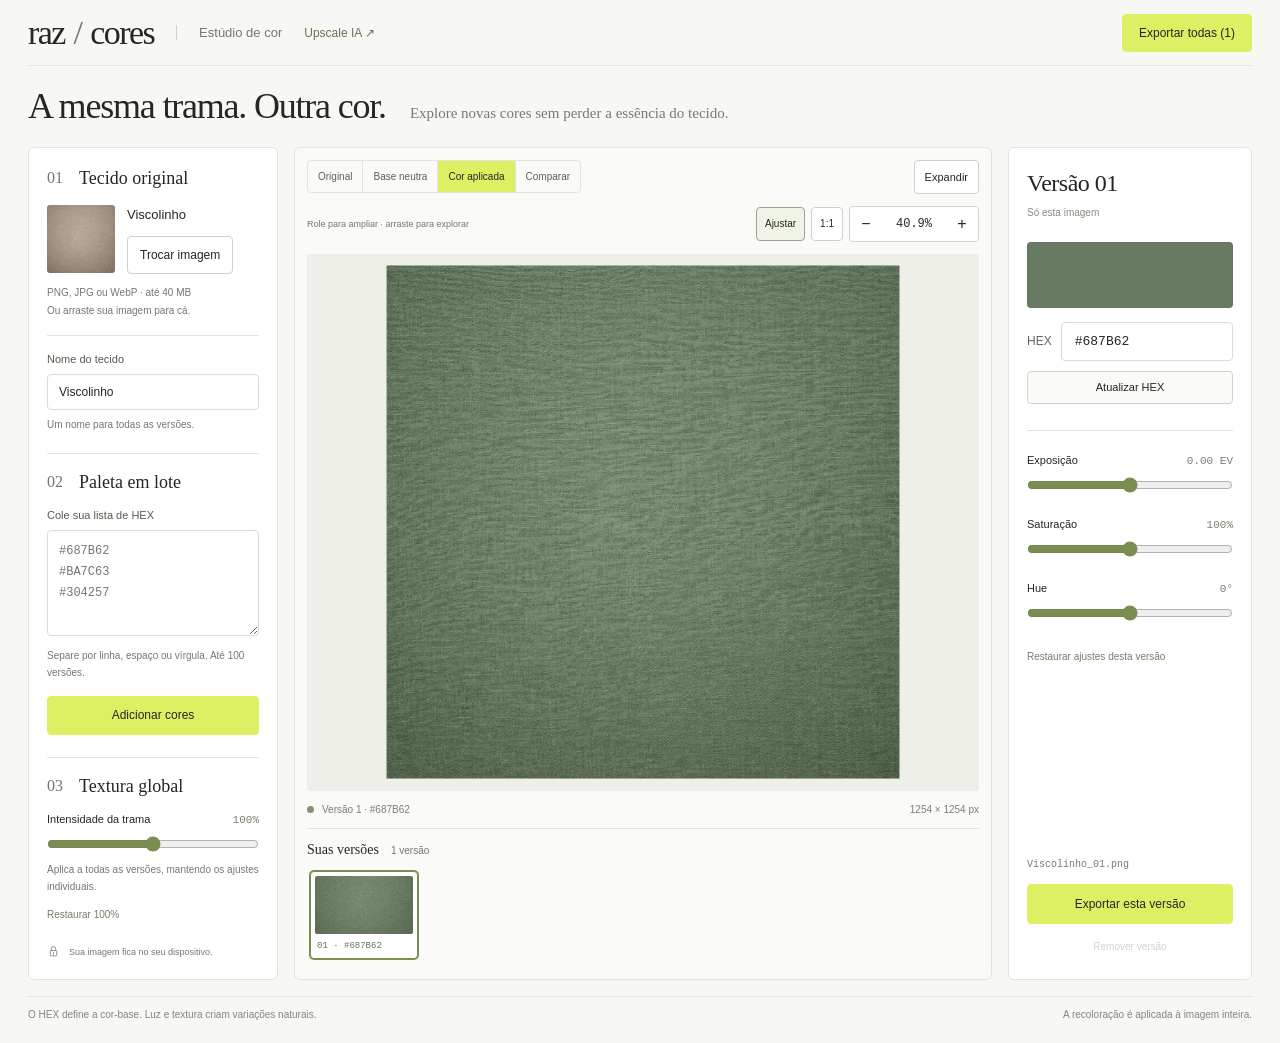
<file: index.html>
<!doctype html>
<html lang="pt-BR">
<head>
  <meta charset="utf-8"><meta name="viewport" content="width=device-width, initial-scale=1">
  <title>Raz / cores — Estúdio de cor para tecidos</title>
  <meta name="description" content="Explore cores em seus tecidos. Envie uma imagem, aplique um HEX e exporte o resultado com a trama preservada.">
  <link rel="icon" href="data:image/svg+xml,%3Csvg xmlns='http://www.w3.org/2000/svg' viewBox='0 0 32 32'%3E%3Crect width='32' height='32' rx='8' fill='%23DDF064'/%3E%3Ctext x='9' y='24' font-size='28' font-family='Georgia'%3Er%3C/text%3E%3C/svg%3E">
  <link rel="stylesheet" href="styles.css">
  <link rel="stylesheet" href="inspection.css">
  <link rel="stylesheet" href="batch.css">
  <script src="color-engine.js" defer></script><script src="sample.js" defer></script><script src="viewer.js" defer></script><script src="batch-model.js" defer></script><script src="zip-store.js" defer></script><script src="studio.js" defer></script>
</head>
<body>
  <div class="app">
    <header class="header"><a class="wordmark" href="./index.html" aria-label="Raz cores, início">raz <span>/</span> cores</a><span class="descriptor">Estúdio de cor</span><a class="upscale-link" href="upscale.html" target="_blank" rel="noopener">Upscale IA ↗</a><button id="export-all" class="button export" disabled>Exportar todas (1)</button></header>
    <main>
      <div class="intro"><h1>A mesma trama. Outra cor.</h1><p>Explore novas cores sem perder a essência do tecido.</p></div>
      <div class="workspace">
        <aside class="settings" aria-label="Configurações do tecido">
          <section class="source-section"><h2><span>01</span>Tecido original</h2><div class="source-info"><img id="thumbnail" alt="Miniatura do tecido original"><div class="source-details"><p id="filename" title="Viscolinho">Viscolinho</p><button id="upload" class="button">Trocar imagem</button></div></div><input type="file" id="file" accept="image/png,image/jpeg,image/webp" hidden><p class="hint">PNG, JPG ou WebP · até 40 MB<br>Ou arraste sua imagem para cá.</p></section>
          <div class="name-field"><label for="fabric-name">Nome do tecido</label><input id="fabric-name" maxlength="80" placeholder="Ex.: Anarruga" autocomplete="off"><p class="hint">Um nome para todas as versões.</p></div>
          <section class="batch-section"><h2><span>02</span>Paleta em lote</h2><form id="batch-form" novalidate><label for="hex-list">Cole sua lista de HEX</label><textarea id="hex-list" rows="4" spellcheck="false" aria-describedby="list-help list-error" placeholder="#687B62&#10;#BA7C63&#10;#304257"></textarea><p id="list-help" class="hint">Separe por linha, espaço ou vírgula. Até 100 versões.</p><p id="list-error" class="error" role="alert"></p><button id="add-colors" type="submit" class="button primary">Adicionar cores</button></form></section>
          <section class="global-section"><h2><span>03</span>Textura global</h2><div class="range-label"><label for="texture">Intensidade da trama</label><output id="texture-value" for="texture">100%</output></div><input id="texture" type="range" min="0" max="200" step="1" value="100"><p class="hint">Aplica a todas as versões, mantendo os ajustes individuais.</p><button id="texture-reset" class="text-button">Restaurar 100%</button></section>
          <p class="privacy"><svg viewBox="0 0 24 24" aria-hidden="true"><rect x="6" y="10" width="12" height="10" rx="2"/><path d="M8 10V7a4 4 0 0 1 8 0v3m-4 4v3"/></svg>Sua imagem fica no seu dispositivo.</p>
        </aside>
        <section class="preview" aria-label="Prévia do tecido" aria-busy="true">
          <div class="toolbar"><div class="tabs" role="group" aria-label="Visualização"><button data-view="original" aria-pressed="false">Original</button><button data-view="neutral" aria-pressed="false">Base neutra</button><button data-view="color" aria-pressed="true">Cor aplicada</button><button data-view="compare" aria-pressed="false">Comparar</button></div><button id="expand" class="button" aria-pressed="false" aria-label="Expandir área de inspeção"><svg viewBox="0 0 24 24" aria-hidden="true"><path d="M8 3H3v5m13-5h5v5M3 16v5h5m13-5v5h-5"/></svg><span>Expandir</span></button></div>
          <div class="inspection-tools"><p id="zoom-help">Role para ampliar · arraste para explorar</p><div class="zoom-controls"><button id="fit" class="button" aria-pressed="true">Ajustar</button><button id="actual" class="button" aria-pressed="false">1:1</button><div class="zoom-stepper"><button id="zoom-out" class="button" aria-label="Diminuir zoom">−</button><input id="zoom-percent" value="100%" aria-label="Percentual de zoom" inputmode="decimal" autocomplete="off" spellcheck="false"><button id="zoom-in" class="button" aria-label="Aumentar zoom">+</button></div></div></div>
          <div id="stage" class="stage" tabindex="0" role="region" aria-label="Inspeção do tecido" aria-describedby="zoom-help"><div id="canvas-holder" class="canvas-holder"><figure id="original-figure" hidden><figcaption>Original</figcaption><canvas id="original" aria-label="Imagem original"></canvas></figure><figure id="result-figure"><figcaption id="result-caption">Cor aplicada · #687B62</figcaption><canvas id="result" aria-label="Imagem com a cor aplicada"></canvas></figure></div><div id="loading" class="loading"><span class="spinner"></span><span id="loading-text">Preparando a trama…</span></div></div>
          <div class="statusbar"><span id="status" role="status" aria-live="polite">Preparando imagem…</span><span id="dimensions">—</span></div>
          <div class="variants"><div class="variants-heading"><h2>Suas versões</h2><span id="variant-count">1 versão</span></div><div id="variant-list" aria-label="Versões do tecido"></div></div>
        </section>
        <aside class="individual" aria-label="Ajustes individuais da versão selecionada"><div class="inspector-heading"><h2 id="individual-title">Versão 01</h2><span>Só esta imagem</span></div><div id="color-preview" class="color-preview" aria-label="Amostra da cor de destino"></div><form id="color-form" novalidate><div class="hex-row"><label for="hex">HEX</label><input id="hex" value="#687B62" maxlength="7" spellcheck="false" autocomplete="off" aria-describedby="hex-error" aria-label="Cor de destino em HEX"></div><p id="hex-error" class="error" role="alert"></p><button id="apply" class="button" type="submit">Atualizar HEX</button></form>
          <div class="adjustments"><div class="range-label"><label for="exposure">Exposição</label><output id="exposure-value" for="exposure">0.00 EV</output></div><input id="exposure" type="range" min="-2" max="2" step="0.05" value="0"><div class="range-label"><label for="saturation">Saturação</label><output id="saturation-value" for="saturation">100%</output></div><input id="saturation" type="range" min="0" max="200" step="1" value="100"><div class="range-label"><label for="hue">Hue</label><output id="hue-value" for="hue">0°</output></div><input id="hue" type="range" min="-180" max="180" step="1" value="0"><button id="reset-adjustments" class="text-button">Restaurar ajustes desta versão</button></div>
          <p id="extreme-note" class="hint" hidden>Nos extremos branco e preto, uma pequena margem de luz mantém a trama visível.</p><div class="individual-export"><span id="export-filename">Tecido_01.png</span><button id="export" class="button primary" disabled>Exportar esta versão</button><button id="remove-variant" class="text-button">Remover versão</button></div>
        </aside>
      </div>
      <footer class="footer"><p>O HEX define a cor-base. Luz e textura criam variações naturais.</p><p>A recoloração é aplicada à imagem inteira.</p></footer>
    </main>
  </div>
  <div id="drop-overlay" class="drop-overlay" hidden><div>Solte sua próxima cor aqui.<small>Envie uma foto do tecido para começar.</small></div></div>
  <div id="toast" class="toast" role="alert" hidden></div>
  <dialog id="export-dialog" aria-labelledby="export-title"><div class="export-heading"><h2 id="export-title">Seu tecido está pronto.</h2><button id="close-export" class="button" aria-label="Fechar exportação">Fechar</button></div><p id="export-detail" role="status" aria-live="polite"></p><progress id="export-progress" aria-label="Progresso da exportação" hidden></progress><img id="export-image" alt="Prévia do PNG pronto para baixar"><ul id="export-files" aria-label="Arquivos do lote"></ul><a id="download-png" class="button primary" download>Baixar PNG</a><p class="hint">O arquivo é preparado no seu dispositivo, na resolução original.</p></dialog>
</body>
</html>
</file>
<file: styles.css>
:root{color-scheme:light;--bg:#f7f7f3;--ink:#252722;--muted:#757871;--line:#e3e4dd;--accent:#ddf064;--sage:#687b62;--radius:6px;font-family:Arial,Helvetica,sans-serif;color:var(--ink);background:var(--bg)}*{box-sizing:border-box}body{margin:0}button,input{font:inherit}button{cursor:pointer}button:disabled{cursor:wait;opacity:.45}button, input{transition:background .15s,border-color .15s,box-shadow .15s}button:focus-visible,a:focus-visible,input:focus-visible{outline:2px solid #586a36;outline-offset:4px}button svg,.privacy svg{width:17px;height:17px;fill:none;stroke:currentColor;stroke-width:1.5;stroke-linecap:round;stroke-linejoin:round;flex-shrink:0}[hidden]{display:none!important}.app{max-width:1600px;margin:auto;padding:0 4.3%}.header{height:80px;display:flex;align-items:center;border-bottom:1px solid var(--line);gap:22px}.wordmark{font:34px Georgia,'Times New Roman',serif;letter-spacing:-1.6px;color:var(--ink);text-decoration:none;white-space:nowrap}.wordmark span{font-weight:normal;color:#72766c;margin:0 2px}.descriptor{border-left:1px solid #d0d3c8;padding-left:22px;color:var(--muted);font-size:13px}.button{height:38px;padding:0 16px;border:1px solid #cfd2c8;border-radius:4px;background:#fff;color:var(--ink);display:inline-flex;align-items:center;justify-content:center;gap:9px;font-size:12px;white-space:nowrap}.button:hover:not(:disabled){background:#f0f2e9;border-color:#90977f}.export{margin-left:auto;height:38px;background:transparent}.intro{padding:32px 0 28px}.intro h1{font:normal clamp(34px,3.7vw,56px)/1.13 Georgia,'Times New Roman',serif;letter-spacing:-1.9px;margin:0 0 9px}.intro p{margin:0;color:#777a71;font:19px/1.5 Georgia,'Times New Roman',serif}.workspace{display:grid;grid-template-columns:300px minmax(0,1fr);gap:18px}.settings{background:#fff;border:1px solid var(--line);border-radius:var(--radius);padding:26px 24px;display:flex;flex-direction:column}.settings h2{display:flex;gap:16px;font:normal 19px Georgia,'Times New Roman',serif;margin:0 0 22px}.settings h2 span{color:#73776c;font-size:16px;align-self:center}.source-info{display:flex;gap:16px;align-items:center}.source-info img{width:86px;height:94px;object-fit:cover;border-radius:3px;background:#eeeee7}.source-details{min-width:0}.source-details p{font-size:13px;line-height:1.5;margin:0 0 12px;overflow:hidden;text-overflow:ellipsis;white-space:nowrap}.source-details .button{padding:0 12px}.hint{font-size:11px;color:var(--muted);line-height:1.75;margin:15px 0 0}.source-section{padding-bottom:24px;border-bottom:1px solid var(--line)}.color-section{padding-top:26px}.color-preview{height:88px;background:var(--sage);border-radius:4px;border:1px solid #00000009;margin-bottom:16px}.hex-row{display:flex;align-items:center;gap:15px}.hex-row label{font-size:12px;color:#62675c}.hex-row input{width:100%;height:39px;border:1px solid #d9dcd3;border-radius:4px;padding:0 13px;color:var(--ink);font:13px ui-monospace,Consolas,monospace;background:#fff}.hex-row input[aria-invalid=true]{border-color:#b54c37}.error{color:#a83f30;font-size:11px;line-height:1.5;margin:8px 0 0;min-height:0}.error:empty{display:none}.palette{display:flex;gap:10px;margin:22px 0 26px}.swatch{flex:1;aspect-ratio:1;min-width:0;max-height:36px;background:var(--swatch);border:1px solid #0000000c;border-radius:3px;position:relative}.swatch[aria-pressed=true]:after{content:'';position:absolute;inset:-4px;border:1px solid #8a927e;border-radius:5px}.swatch:hover{transform:translateY(-2px)}.primary{height:47px;width:100%;background:var(--accent);border-color:var(--accent);font-size:14px;justify-content:space-between;padding:0 17px}.primary:hover:not(:disabled){background:#d1e456;border-color:#d1e456}.privacy{margin:auto 0 0;padding-top:40px;display:flex;align-items:center;gap:9px;font-size:10px;line-height:1.6;color:var(--muted)}.privacy svg{width:13px;height:13px}.preview{border:1px solid var(--line);border-radius:var(--radius);padding:15px 16px 0;min-width:0;display:flex;flex-direction:column;background:#fafaf8}.toolbar{display:flex;align-items:center;justify-content:space-between;gap:12px}.tabs{display:flex;border:1px solid var(--line);border-radius:4px;overflow:hidden}.tabs button{padding:10px 14px;white-space:nowrap;border:0;background:transparent;color:#5c6156;font-size:11px}.tabs button+button{border-left:1px solid var(--line)}.tabs button[aria-pressed=true]{background:var(--accent);color:#252722}.tabs button:hover{background:#eef0e5}.zoom-controls{display:flex;gap:6px}.zoom-controls .button{font-size:11px;height:34px;padding:0 11px}.zoom-controls [aria-pressed=true]{border-color:#9ca68b;background:#f0f3e7}.stage{position:relative;display:flex;align-items:center;justify-content:center;min-height:360px;height:clamp(410px,calc(100vh - 410px),760px);margin-top:20px;overflow:auto}.canvas-holder{display:flex;align-items:center;justify-content:center;width:100%;height:100%;gap:18px}.canvas-holder figure{margin:0;min-width:0;display:flex;align-items:center;justify-content:center;position:relative;height:100%;width:100%}.canvas-holder canvas{display:block;max-width:100%;max-height:100%;width:auto;height:auto;object-fit:contain;box-shadow:0 1px 4px #0000000c;background:repeating-conic-gradient(#eee 0% 25%,#fff 0% 50%) 0 0/16px 16px}.canvas-holder figcaption{display:none;position:absolute;top:12px;left:12px;z-index:1;background:#ffffffed;border-radius:3px;padding:6px 10px;font-size:10px;box-shadow:0 1px 5px #0001}.canvas-holder.compare figure{width:calc(50% - 9px)}.canvas-holder.compare figcaption{display:block}.stage.actual{display:block}.stage.actual .canvas-holder{width:max-content;height:max-content;align-items:flex-start;justify-content:flex-start}.stage.actual figure,.stage.actual .canvas-holder.compare figure{width:auto;height:auto}.stage.actual canvas{max-width:none;max-height:none;object-fit:initial}.loading{position:absolute;inset:0;display:flex;align-items:center;justify-content:center;gap:12px;background:#fafaf8dc;z-index:2;font-size:13px;color:#68715c}.spinner{width:18px;height:18px;border:2px solid #d7decc;border-top-color:#637851;border-radius:50%;animation:spin .8s linear infinite}@keyframes spin{to{transform:rotate(360deg)}}.statusbar{height:47px;display:flex;justify-content:space-between;align-items:center;gap:10px;font-size:10px;color:#7a7f72}.statusbar #status{display:flex;align-items:center;gap:8px}.statusbar #status:before{content:'';height:7px;width:7px;background:#829371;border-radius:50%;flex-shrink:0}#dimensions{white-space:nowrap;font-variant-numeric:tabular-nums}.footer{border-top:1px solid var(--line);margin-top:26px;padding:0 0 10px;display:flex;justify-content:space-between;gap:15px;color:#83877c;font-size:11px;line-height:1.6}.drop-overlay{position:fixed;inset:14px;border:2px dashed #7d8b58;background:#f4f7e8f5;z-index:10;display:grid;place-items:center;text-align:center;pointer-events:none;border-radius:10px;font:36px Georgia,serif}.drop-overlay small{display:block;font:14px Arial,sans-serif;margin-top:16px}.toast{position:fixed;bottom:24px;left:50%;transform:translateX(-50%);background:#30372a;color:white;border-radius:6px;padding:14px 22px;box-shadow:0 5px 25px #0002;font-size:13px;line-height:1.6;max-width:90vw;z-index:20}@media(min-width:1600px){.app{padding:0 64px}}@media(max-width:1150px){.workspace{grid-template-columns:266px minmax(0,1fr)}.settings{padding:23px 20px}.toolbar{flex-wrap:wrap}.zoom-controls{margin-left:auto}.stage{height:calc(100vh - 365px);min-height:380px}.tabs{flex:1}.tabs button{flex:1;padding:10px 11px}.privacy{font-size:9px}}@media(max-width:760px){.app{padding:0 20px}.header{height:70px;gap:12px}.wordmark{font-size:29px}.descriptor{display:none}.export{font-size:11px;padding:0 11px}.intro{padding:28px 0 22px}.intro h1{font-size:36px;max-width:360px;letter-spacing:-1.4px}.intro p{font-size:16px}.workspace{grid-template-columns:1fr;gap:16px}.settings{padding:20px;display:grid;grid-template-columns:1fr 1fr;gap:20px}.settings h2{font-size:17px;gap:10px;margin-bottom:16px}.source-section{border-bottom:0;border-right:1px solid var(--line);padding:0 18px 0 0}.source-info{flex-direction:column;align-items:flex-start;gap:10px}.source-info img{width:100%;height:76px}.source-details{width:100%}.source-details p{margin-bottom:7px;font-size:12px}.source-details .button{font-size:11px;padding:0 9px}.hint{font-size:10px}.color-section{padding:0}.color-preview{height:56px;margin-bottom:13px}.hex-row{gap:8px}.hex-row label{font-size:10px}.hex-row input{padding:0 8px;font-size:12px;min-width:0;height:35px}.palette{gap:7px;margin:17px 0}.primary{height:39px;font-size:12px;padding:0 10px}.privacy{grid-column:1/-1;margin:0;padding-top:0;font-size:10px}.preview{padding:12px 12px 0}.toolbar{gap:10px}.tabs{width:100%;flex-basis:100%}.tabs button{padding:10px 8px;font-size:10px}.zoom-controls{margin-left:auto}.stage{height:auto;min-height:0;aspect-ratio:1;margin-top:14px}.stage.actual{height:390px;aspect-ratio:auto}.statusbar{font-size:9px;height:42px}.footer{flex-direction:column;gap:0;margin-top:20px;padding:10px 0 20px;font-size:10px}.footer p{margin:3px 0}.canvas-holder{gap:10px}.canvas-holder.compare figure{width:calc(50% - 5px)}.canvas-holder figcaption{top:3px;left:3px;font-size:8px;padding:4px 6px}.drop-overlay{font-size:25px}}@media(prefers-reduced-motion:reduce){*{transition:none!important}.spinner{animation:none}}
dialog{width:min(540px,calc(100vw - 32px));max-height:90vh;overflow:auto;border:1px solid var(--line);border-radius:8px;padding:24px;background:var(--bg);color:var(--ink);box-shadow:0 20px 80px #0002}dialog::backdrop{background:#20251c70;backdrop-filter:blur(3px)}.export-heading{display:flex;align-items:center;justify-content:space-between;gap:16px}.export-heading h2{font:normal 25px Georgia,serif;margin:0}#export-detail{font-size:12px;color:var(--muted);line-height:1.6}#export-image{display:block;max-width:100%;max-height:48vh;width:auto;height:auto;margin:20px auto;object-fit:contain;background:repeating-conic-gradient(#ddd 0% 25%,#fff 0% 50%) 0 0/16px 16px}#download-png{text-decoration:none;justify-content:center}
.upscale-link{font-size:12px;color:#657650;text-decoration:none;white-space:nowrap}.upscale-link:hover{text-decoration:underline}@media(max-width:650px){.upscale-link{font-size:10px}}
</file>
<file: inspection.css>
/* Spacious inspection workspace, with a camera independent of export resolution. */
.app { max-width:none; padding:0 28px; }
.header { height:66px; }
.intro { padding:20px 0; display:flex; align-items:baseline; gap:24px; flex-wrap:wrap; }
.intro h1 { font-size:36px; letter-spacing:-1.2px; margin:0; }
.intro p { font-size:15px; }
.workspace { grid-template-columns:270px minmax(0,1fr); gap:16px; }
.settings { padding:23px 20px; }
.preview { padding:12px 12px 0; }
.toolbar { flex-wrap:nowrap; }
.toolbar #expand { height:34px; font-size:11px; }
.inspection-tools { display:flex; align-items:center; justify-content:space-between; gap:12px; padding:12px 0; flex-wrap:wrap; }
.inspection-tools p { margin:0; font-size:10px; color:var(--muted); }
.zoom-controls { align-items:center; margin-left:auto; }
.zoom-stepper { display:flex; align-items:center; border:1px solid #cfd2c8; border-radius:4px; background:#fff; overflow:hidden; }
.zoom-stepper .button { border:0; border-radius:0; min-width:32px; padding:0 9px; font-size:18px; }
#zoom-percent { width:64px; height:32px; border:0; background:#fff; text-align:center; font:12px ui-monospace,Consolas,monospace; color:var(--ink); }
#zoom-percent:focus-visible { outline-offset:-3px; }
.stage { display:block; height:clamp(470px,calc(100dvh - 265px),1400px); min-height:0; margin:0; overflow:hidden; touch-action:none; cursor:grab; background:#eeefe9; border-radius:3px; flex:1 0 auto; }
.stage:focus-visible { outline:2px solid #84965e; outline-offset:2px; }
.stage.panning { cursor:grabbing; }
.canvas-holder { position:absolute; inset:0; display:flex; width:100%; height:100%; gap:2px; overflow:hidden; }
.canvas-holder figure, .canvas-holder.compare figure { position:relative; flex:1; width:0; height:100%; overflow:hidden; margin:0; display:block; }
.canvas-holder canvas { position:absolute; left:50%; top:50%; max-width:none; max-height:none; transform-origin:center; object-fit:initial; pointer-events:none; user-select:none; }
.stage.pixel-detail canvas { image-rendering:pixelated; }
.canvas-holder figcaption { pointer-events:none; top:12px; left:12px; }
.statusbar { height:37px; flex-shrink:0; }
.footer { margin-top:16px; }
body.inspecting { overflow:hidden; }
.preview.expanded { position:fixed; inset:12px; z-index:50; border-radius:8px; padding:14px 16px 0; box-shadow:0 18px 80px #0003; }
.preview.expanded .stage { flex:1 1 0; height:0; min-height:0; aspect-ratio:auto; }
.preview.expanded .toolbar { flex-shrink:0; }
.preview.expanded .inspection-tools { flex-shrink:0; }
@media(max-width:1050px) {
  .app { padding:0 18px; }
  .intro { gap:7px; flex-direction:column; }
  .intro h1 { font-size:32px; }
  .workspace { grid-template-columns:250px minmax(0,1fr); }
  .tabs button { padding:10px; font-size:10px; }
  .toolbar #expand { padding:0 10px; }
  .toolbar #expand svg { display:none; }
}
@media(max-width:760px) {
  .app { padding:0 16px; }
  .intro { padding:20px 0; }
  .intro h1 { font-size:30px; max-width:none; }
  .intro p { font-size:14px; }
  .workspace { grid-template-columns:1fr; }
  .settings { padding:18px; }
  .toolbar { flex-wrap:wrap; gap:8px; }
  .tabs { width:auto; flex-basis:auto; flex:1; }
  .tabs button { padding:10px 7px; font-size:9px; }
  .toolbar #expand { font-size:10px; }
  .inspection-tools { gap:8px; padding:10px 0; }
  .inspection-tools p { width:100%; font-size:10px; }
  .stage { aspect-ratio:auto; height:60dvh; min-height:340px; }
  .preview.expanded { inset:0; padding:12px 10px 0; border-radius:0; border:0; }
  .preview.expanded .stage { min-height:0; }
}
</file>
<file: batch.css>
.workspace{grid-template-columns:250px minmax(0,1fr) 244px;align-items:stretch}.settings{padding:20px 18px}.source-section{padding-bottom:16px}.source-info img{width:68px;height:68px}.source-info{gap:12px}.settings h2{font-size:18px;margin-bottom:16px}.source-section .hint{font-size:10px;margin-top:10px}.name-field{padding:17px 0}.name-field label,.batch-section label{display:block;font-size:11px;margin-bottom:9px;color:#545c4d}.name-field input,textarea{border:1px solid #d9dcd3;border-radius:4px;background:#fff;width:100%;padding:10px 11px;font:12px Arial,sans-serif;color:var(--ink)}.name-field .hint{margin-top:6px;font-size:10px}.batch-section,.global-section{border-top:1px solid var(--line);padding-top:18px;margin-top:2px}.batch-section textarea{resize:vertical;min-height:88px;max-height:220px;font:12px/1.75 ui-monospace,Consolas,monospace}.batch-section .hint{margin:7px 0 14px;font-size:10px}.batch-section .primary{height:39px;justify-content:center;font-size:12px}.global-section{margin-top:22px}.range-label{display:flex;align-items:baseline;justify-content:space-between;gap:6px;font-size:11px;margin:0 0 9px}.range-label output{color:#798171;font:11px ui-monospace,Consolas,monospace;white-space:nowrap}.global-section .hint{font-size:10px;margin:8px 0}.text-button{border:0;background:transparent;color:#737d68;padding:5px 0;font-size:10px;cursor:pointer;text-align:left}.text-button:hover:not(:disabled){color:#344723;text-decoration:underline}input[type=range]{display:block;width:100%;height:18px;accent-color:#788f4f;cursor:pointer;margin:0}input[type=range]:disabled{cursor:wait;opacity:.5}input[aria-invalid=true],textarea[aria-invalid=true]{border-color:#b54c37}.settings .privacy{padding-top:20px;margin-top:auto;font-size:9px}.individual{padding:22px 18px;background:#fff;border:1px solid var(--line);border-radius:6px;display:flex;flex-direction:column;min-width:0}.inspector-heading h2{font:normal 24px Georgia,serif;letter-spacing:-.5px;margin:0 0 5px}.inspector-heading span{font-size:10px;color:#858d7d}.individual .color-preview{height:66px;margin:22px 0 14px}.individual .hex-row{gap:9px}.individual #apply{width:100%;height:33px;margin-top:10px;font-size:11px;background:#fafbf7}.adjustments{margin-top:26px;padding-top:23px;border-top:1px solid var(--line)}.adjustments input[type=range]{margin-bottom:24px}.individual-export{margin-top:auto;padding-top:25px;display:flex;flex-direction:column;gap:12px}.individual-export>span{font:10px/1.5 ui-monospace,Consolas,monospace;color:#747d6a;overflow-wrap:anywhere}.individual-export .primary{font-size:12px;height:40px;justify-content:center}.individual-export .text-button{color:#9b7165;text-align:center}.individual-export .text-button:disabled{color:#9a9f95}.header #export-all{background:var(--accent);border-color:var(--accent);font-size:12px}.preview{min-height:0}.stage{height:clamp(380px,calc(100dvh - 365px),1100px)}.toolbar .tabs button{font-size:10px;padding:10px}.toolbar #expand{padding:0 10px}.toolbar #expand svg{display:none}.inspection-tools{gap:8px}.inspection-tools p{font-size:9px}.zoom-controls .button{font-size:10px;padding:0 8px}.zoom-stepper .button{font-size:16px}.variants{flex-shrink:0;border-top:1px solid var(--line);padding:13px 0 12px}.variants-heading{display:flex;align-items:baseline;gap:12px;margin-bottom:10px}.variants-heading h2{font:normal 14px Georgia,serif;margin:0}.variants-heading>span{font-size:10px;color:var(--muted)}#variant-list{display:flex;gap:9px;overflow-x:auto;padding:3px 3px 8px;max-width:100%;scrollbar-width:thin}.variant-card{flex:0 0 108px;min-width:0;padding:4px;border:1px solid #ddd;border-radius:4px;background:#fff;text-align:left;color:#68735b}.variant-card img{display:block;width:98px;height:58px;object-fit:cover;border-radius:2px}.variant-card span{display:block;font:9px ui-monospace,Consolas,monospace;padding:7px 2px 3px;white-space:nowrap}.variant-card[aria-pressed=true]{border-color:#788f4f;box-shadow:0 0 0 1px #788f4f}.variant-card:hover:not(:disabled){background:#f2f5eb}.preview.expanded .variants{padding:9px 0}.preview.expanded .variant-card img{height:42px}.preview.expanded .variants-heading{display:none}.preview.expanded .stage{height:0}.preview.expanded #variant-list{padding-bottom:3px}.loading{pointer-events:none;background:#fafaf894}.spinner{background:#fafaf8}#export-files{list-style:none;padding:0;margin:16px 0;max-height:160px;overflow:auto;border-top:1px solid var(--line)}#export-files li{font:11px ui-monospace,Consolas,monospace;border-bottom:1px solid var(--line);padding:9px 0;overflow-wrap:anywhere}#export-progress{width:100%;height:7px;accent-color:#8da651}.footer{font-size:10px}
@media(max-width:1180px){.app{padding:0 16px}.workspace{grid-template-columns:224px minmax(0,1fr) 210px;gap:12px}.settings,.individual{padding:18px 14px}.toolbar{flex-wrap:wrap;gap:7px}.tabs{flex:1}.toolbar #expand{margin-left:auto}.inspection-tools p{width:100%}.intro h1{font-size:30px}.intro p{font-size:13px}.source-info img{width:56px;height:64px}.source-details .button{font-size:10px;padding:0 9px}}
@media(max-width:980px){.workspace{grid-template-columns:230px minmax(0,1fr)}.individual{grid-column:1/-1;display:grid;grid-template-columns:1fr 1.5fr 1fr;gap:18px}.individual .inspector-heading{grid-column:1}.individual .color-preview{grid-column:1;height:38px;margin:0}.individual #color-form{grid-column:1}.individual .adjustments{grid-column:2;grid-row:1/4;margin:0;padding:0 18px;border-top:0;border-left:1px solid var(--line);border-right:1px solid var(--line)}.individual .individual-export{grid-column:3;grid-row:1/4;margin:0;padding:0;justify-content:center}.individual #extreme-note{grid-column:1/-1;margin:0}.stage{height:520px}.preview.expanded .stage{height:0}}
@media(max-width:650px){.workspace{grid-template-columns:1fr}.settings{display:grid;grid-template-columns:1fr 1fr;gap:16px}.settings h2{font-size:16px;gap:8px}.source-section{border:0;padding:0;grid-column:1;grid-row:1}.source-info{flex-direction:row}.source-details p{font-size:10px}.source-info img{width:50px;height:60px}.source-section .hint{font-size:9px}.name-field{grid-column:1;grid-row:2;padding:0}.batch-section{grid-column:2;grid-row:1/3;border:0;padding:0;margin:0}.batch-section textarea{min-height:100px}.batch-section .hint{font-size:9px}.global-section{grid-column:1/-1;margin-top:0;padding-top:14px}.global-section .hint{margin-bottom:0}.settings .privacy{grid-column:1/-1;padding:0}.individual{display:flex;gap:0}.individual .color-preview{height:54px;margin:16px 0}.individual .adjustments{border:0;border-top:1px solid var(--line);padding:22px 0 0;margin-top:22px}.individual .individual-export{padding-top:18px;gap:9px}.stage{height:55dvh;min-height:330px}.toolbar{flex-wrap:nowrap}.tabs button{padding:10px 7px!important;font-size:9px!important}.toolbar #expand{font-size:9px;padding:0 7px}.intro h1{font-size:29px}.intro p{font-size:13px}.header .wordmark{font-size:27px}.header #export-all{font-size:10px;padding:0 9px}.variant-card{flex-basis:96px}.variant-card img{width:86px}.individual-export>span{text-align:center}.preview.expanded .stage{min-height:0}.preview.expanded .variants{padding:6px 0}}
@media(min-width:651px){.settings{display:flex;flex-direction:column}}
</file>
